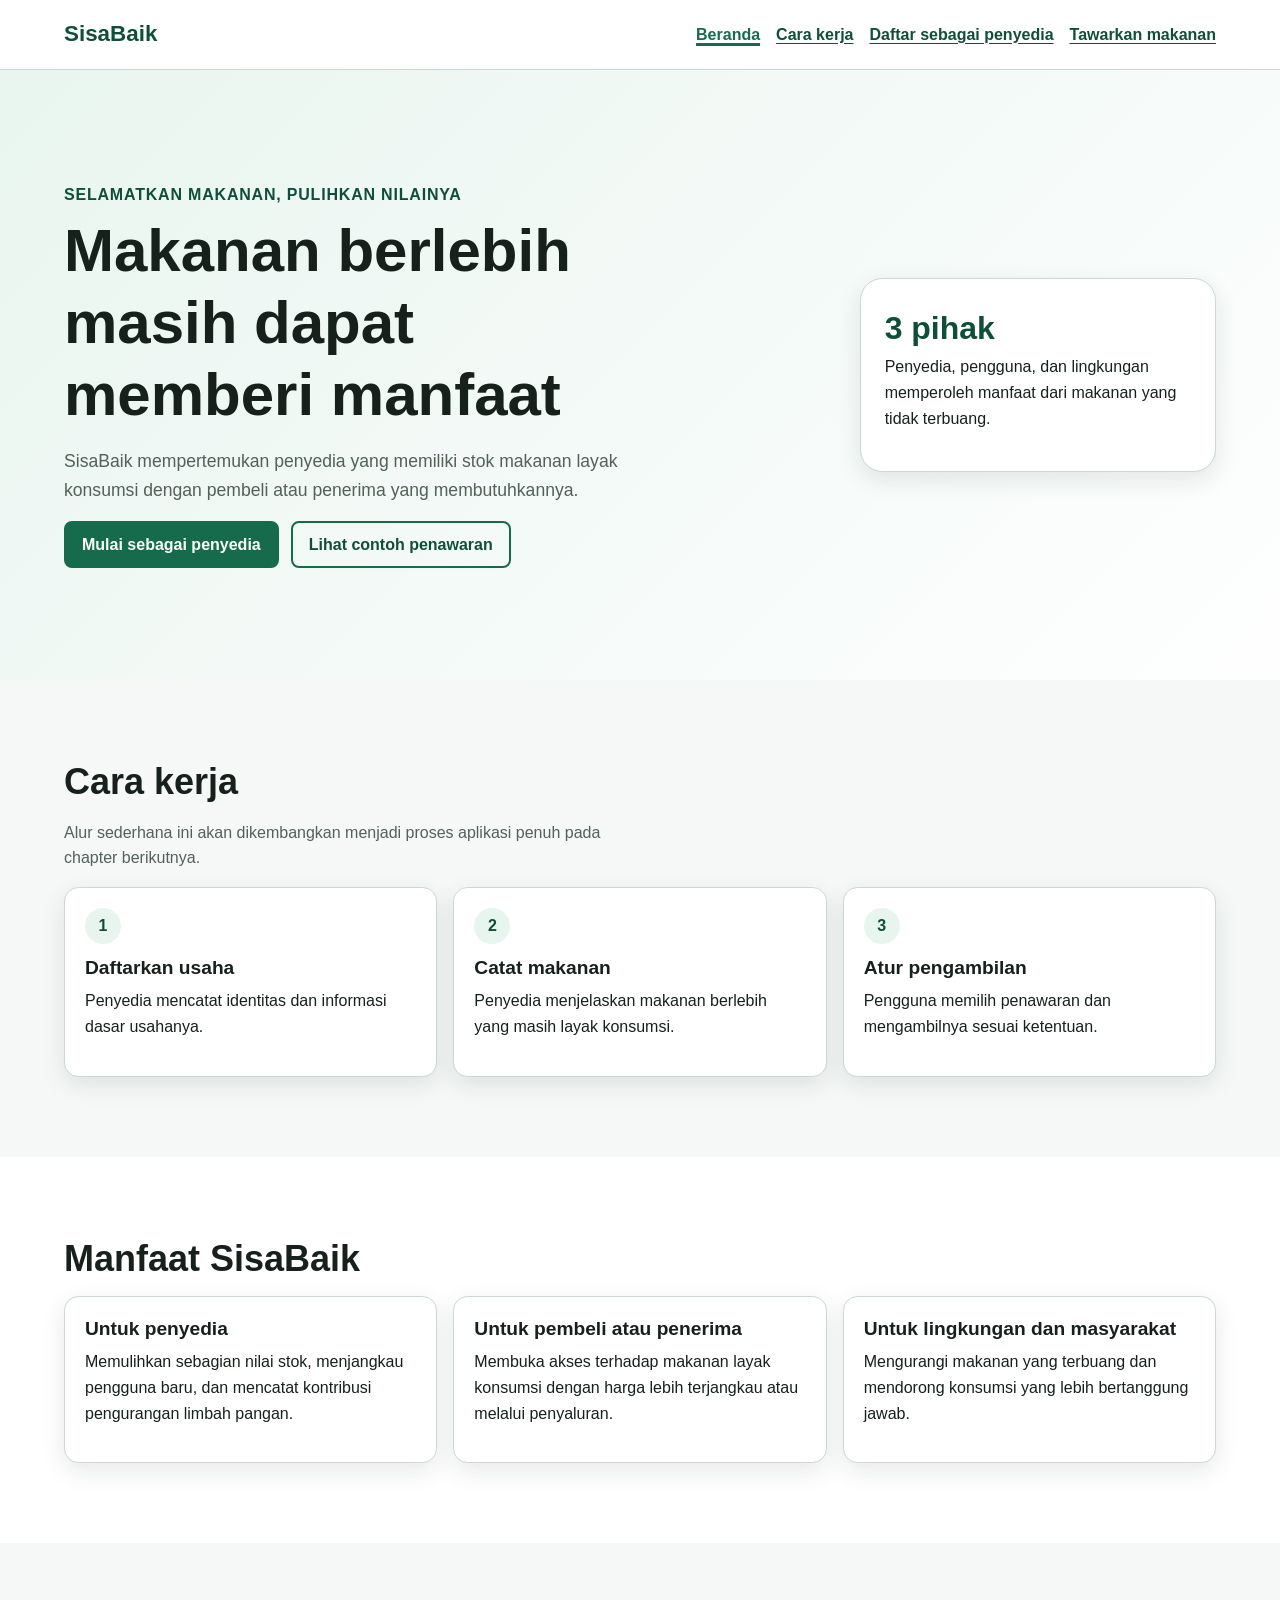
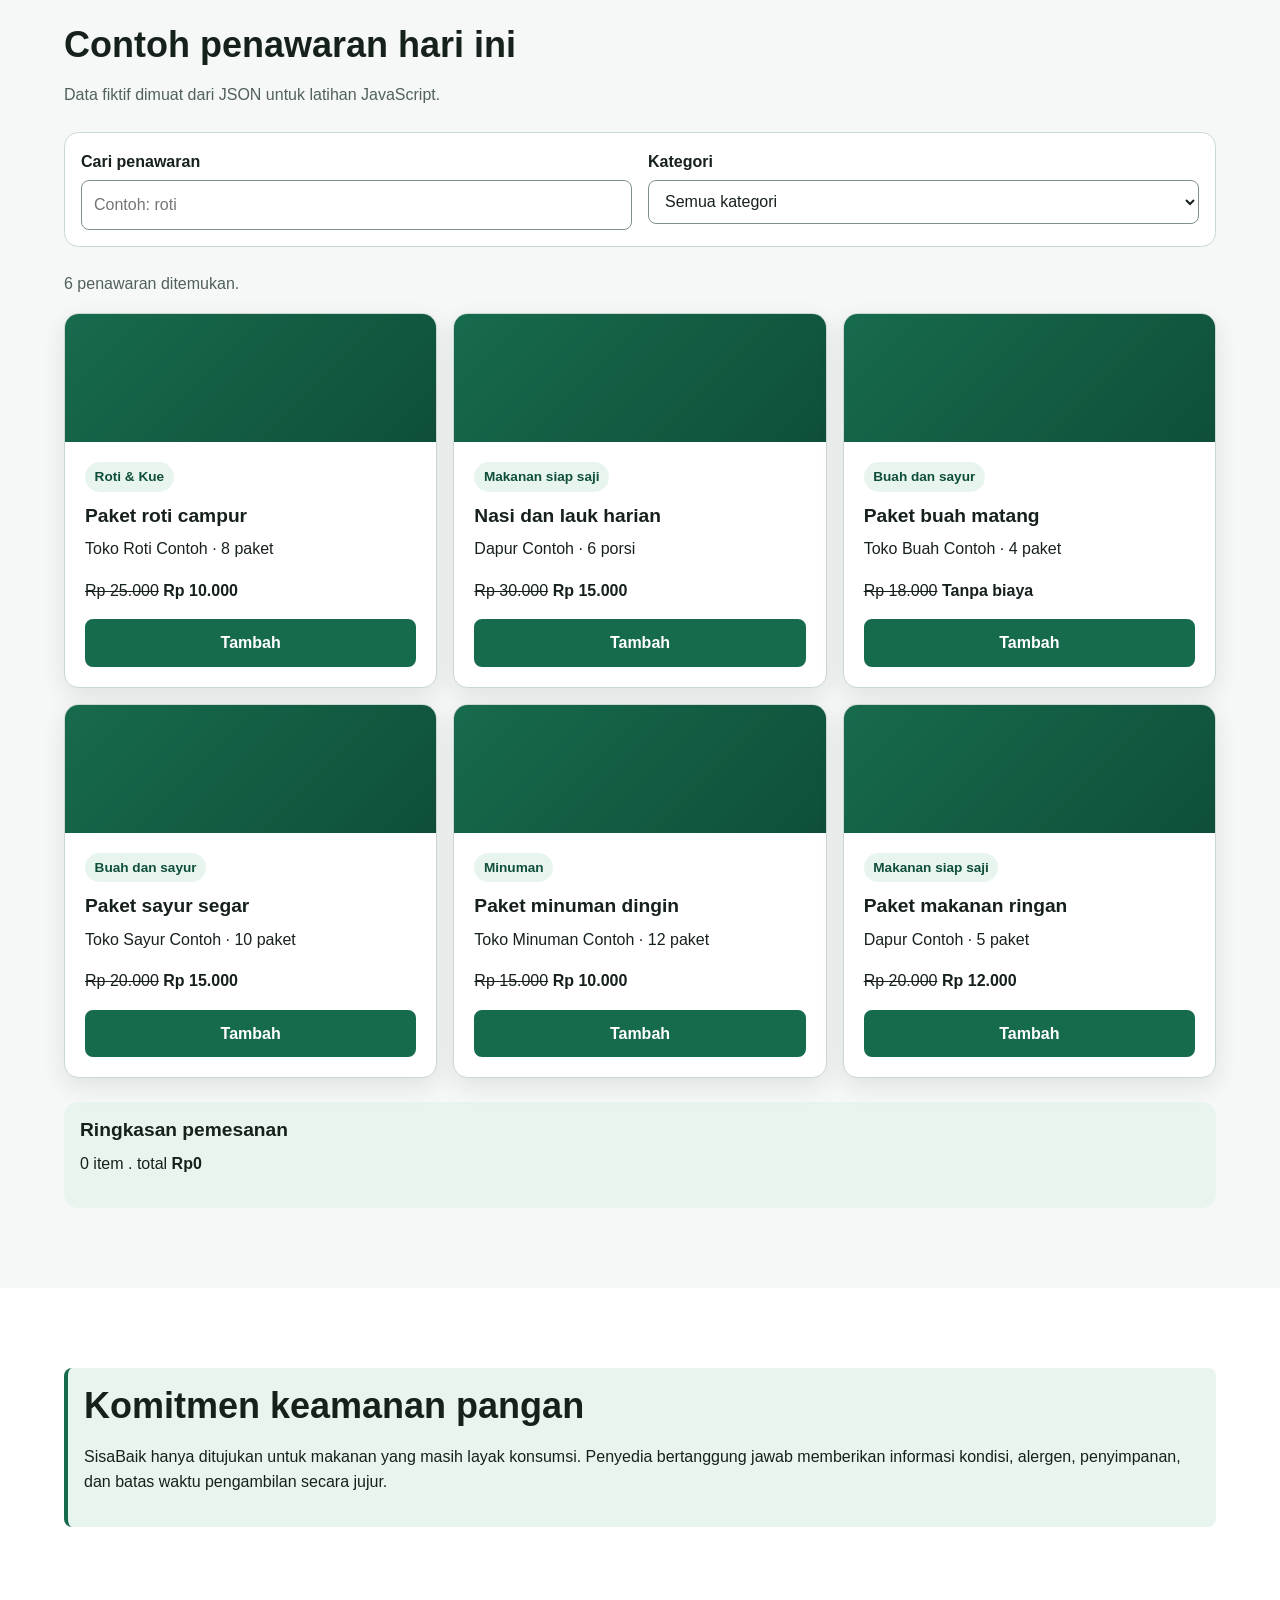
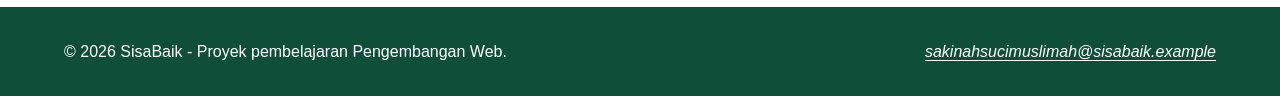
<file: index.html>
<!doctype html>
<html lang="id">
  <head>
    <meta charset="utf-8">
    <meta name="viewport" content="width=device-width, initial-scale=1">
    <meta name="description" content="SisaBaik membantu penyedia menawarkan makanan berlebih agar tetap bernilai, terjangkau, dan tidak terbuang.">
    <title>Beranda | SisaBaik</title>
    <link rel="stylesheet" href="styles.css">
    <script src="app.js" defer></script>
  </head>
  <body>
  <a class="skip-link" href="#konten-utama">Lewati ke konten utama</a>

    <header class="site-header">
        <div class="container header-layout">
            <p class="brand">SisaBaik</p>
            <nav aria-label="Navigasi utama">
             <ul class="nav-list">
                <li><a href="index.html" aria-current="page">Beranda</a></li>
                <li><a href="#cara-kerja">Cara kerja</a></li>
                <li><a href="daftar-penyedia.html">Daftar sebagai penyedia</a></li>
                <li><a href="tawarkan-makanan.html">Tawarkan makanan</a></li>
                </ul>
               </nav>
             </div>
            </header>

    <main id="konten-utama" tabindex="-1">
     <section class="hero" aria-labelledby="judul-utama">
      <div class="container hero-layout">
       <div>
        <p class="eyebrow">Selamatkan makanan, pulihkan nilainya</p>
        <h1 id="judul-utama">Makanan berlebih masih dapat memberi manfaat</h1>
        <p class="lead">SisaBaik mempertemukan penyedia yang memiliki stok makanan layak konsumsi dengan pembeli atau penerima yang membutuhkannya.</p>
        <div class="button-group">
        <a class="button" href="daftar-penyedia.html">Mulai sebagai penyedia</a>
        <a class="button button-secondary" href="#penawaran-contoh">Lihat contoh penawaran</a>
        </div>
    </div>
    <aside class="hero-panel" aria-label="Ringkasan manfaat SisaBaik">
     <strong>3 pihak</strong>
     <p>Penyedia, pengguna, dan lingkungan memperoleh manfaat dari makanan yang tidak terbuang.</p>
    </aside>
   </div>
  </section>

  <section class="section" id="cara-kerja" aria-labelledby="judul-cara-kerja">
    <div class="container">
        <h2 id="judul-cara-kerja">Cara kerja</h2>
        <p class="section-intro">Alur sederhana ini akan dikembangkan menjadi proses aplikasi penuh pada chapter berikutnya.</p>
        <div class="steps-grid">
         <article class="card">
            <span class="step-number" aria-hidden="true">1</span>
            <h3>Daftarkan usaha</h3>
            <p>Penyedia mencatat identitas dan informasi dasar usahanya.</p>
        </article>
          <article class="card">
            <span class="step-number" aria-hidden="true">2</span>
            <h3>Catat makanan</h3>
            <p>Penyedia menjelaskan makanan berlebih yang masih layak konsumsi.</p>
          </article>
          <article class="card">
            <span class="step-number" aria-hidden="true">3</span>
            <h3>Atur pengambilan</h3>
            <p>Pengguna memilih penawaran dan mengambilnya sesuai ketentuan.</p>
           </article>
          </div>
         </div>
        </section>

        <section class="section section-alt" aria-labelledby="judul-manfaat">
          <div class="container">
          <h2 id="judul-manfaat">Manfaat SisaBaik</h2>
            <div class="benefit-grid">
            <article class="card">
              <h3>Untuk penyedia</h3>
              <p>Memulihkan sebagian nilai stok, menjangkau pengguna baru, dan mencatat kontribusi pengurangan limbah pangan.</p>
            </article>
            <article class="card">
              <h3>Untuk pembeli atau penerima</h3>
              <p>Membuka akses terhadap makanan layak konsumsi dengan harga lebih terjangkau atau melalui penyaluran.</p>
            </article>
            <article class="card">
              <h3>Untuk lingkungan dan masyarakat</h3>
              <p>Mengurangi makanan yang terbuang dan mendorong konsumsi yang lebih bertanggung jawab.</p>
           </article>
          </div>
        </div>
      </section>

      <section class="section" id="penawaran-contoh" aria-labelledby="judul-penawaran">
       <div class="container">
        <h2 id="judul-penawaran">Contoh penawaran hari ini</h2>
        <p class="section-intro">Data fiktif dimuat dari JSON untuk latihan JavaScript.</p>
        <form class="filter-panel" id="filter-form" role="search">
          <p>
            <label for="kata-kunci">Cari penawaran</label><br>
            <input id="kata-kunci" name="kata_kunci" type="search" placeholder="Contoh: roti">
          </p>
          <p>
            <label for="filter-kategori">Kategori</label><br>
            <select id="filter-kategori" name="kategori">
              <option value="semua">Semua kategori</option>
              <option value="makanan-siap-saji">Makanan siap saji</option>
              <option value="roti-kue">Roti dan kue</option>
              <option value="buah-sayur">Buah dan sayur</option>
              <option value="minuman">Minuman</option>
            </select>
          </p>

          </form>
          <p id="status-katalog" class="status-message" role="status" aria-live="polite">Memuat penawaran...</p>
          <div class="offer-grid" id="daftar-penawaran"></div>
          <aside class="cart-summary" aria-labelledby="judul-ringkasan">
            <h3 id="judul-ringkasan">Ringkasan pemesanan</h3>
            <p><span id="jumlah-item">0</span> item . total <strong id="total-pesanan">Rp0</strong></p>
          </aside>
        </div>
      </div>
    </section>

    <section class="section section-alt" aria-labelledby="judul-keamanan">
      <div class="container">
        <div class="notice">
          <h2 id="judul-keamanan">Komitmen keamanan pangan</h2>
          <p>SisaBaik hanya ditujukan untuk makanan yang masih layak konsumsi. Penyedia bertanggung jawab memberikan informasi kondisi, alergen, penyimpanan, dan batas waktu pengambilan secara jujur.</p>
         </div>
        </div>
       </section>
      </main>

      <footer class="site-footer">
       <div class="container footer-layout">
         <p>&copy; 2026 SisaBaik - Proyek pembelajaran Pengembangan Web.</p>
         <address><a href="mailto:sakinahsucimuslimah@sisabaik.example">sakinahsucimuslimah@sisabaik.example</a></address>
       </div>
      </footer>
    </body>
</html>
</file>
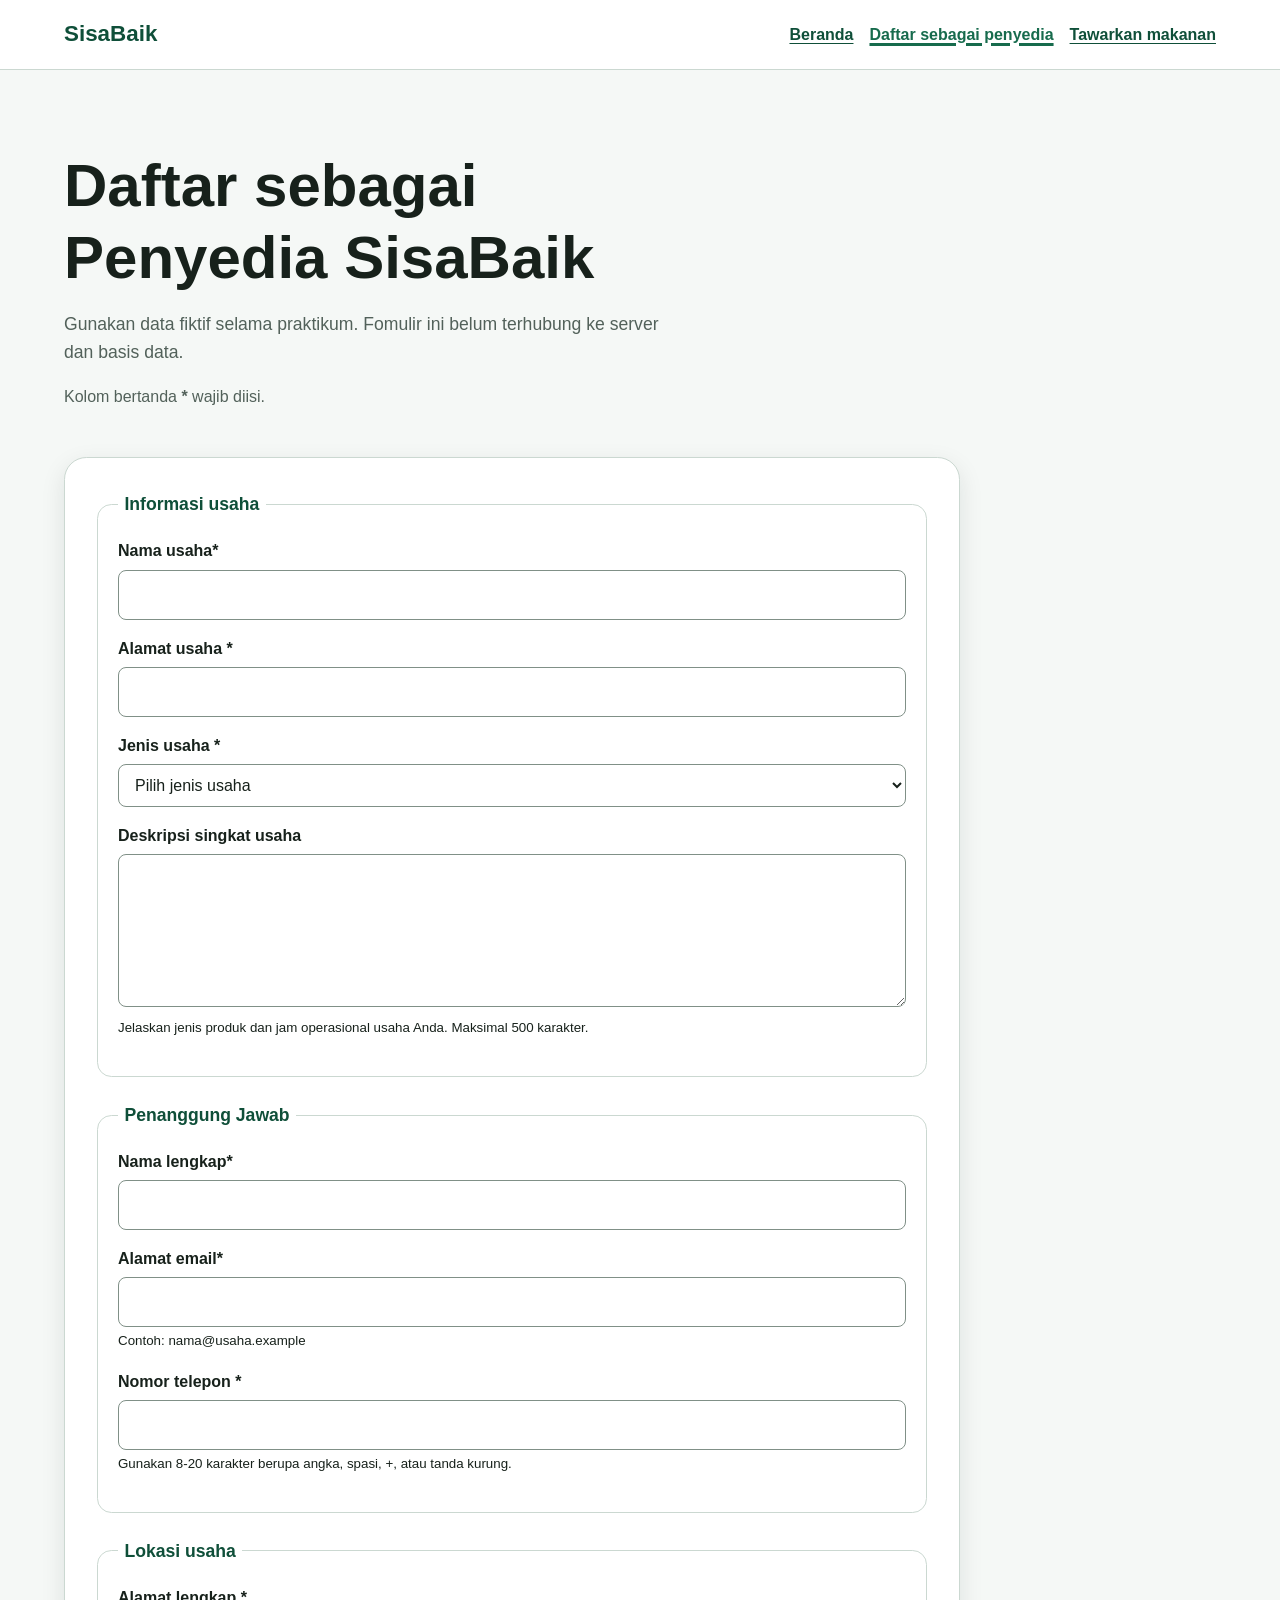
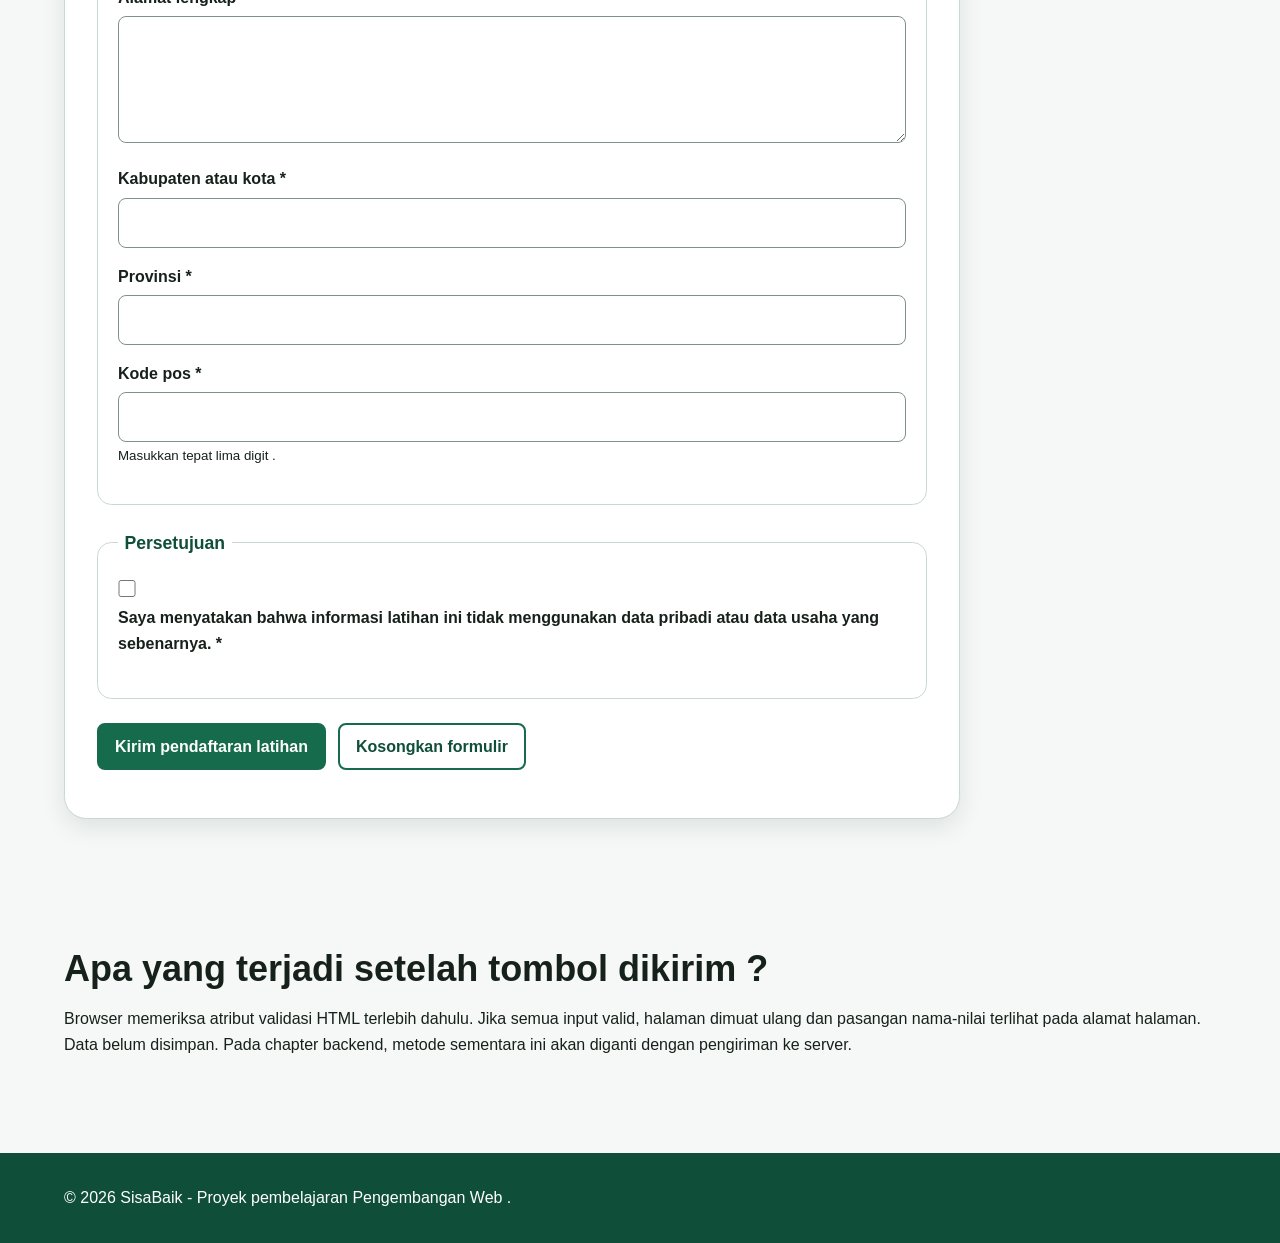
<file: daftar-penyedia.html>
<!DOCTYPE html>
<html lang="id">
    <head>
        <meta charset="utf-8">
        <meta name = "viewport" content = "width=device-width, initial-scale=1.0">
        <meta 
        name = "description" 
        content = "Fomulir prototipe untuk mendaftarkan usaha sebagai penyedia makanan di SisaBaik."
        >
        <title>Daftar Penyedia | SisaBaik</title>
        <link rel = "stylesheet" href = "styles.css">     
        <script src="app.js" defer></script> 
    </head>
    <body>
        <a class = "skip-link" href = "#konten-utama">Lewati ke konten utama</a>

        <header class = "site-header">
            <div class = "container header-layout">
                <p class = "brand">SisaBaik</p>
                <nav aria-label = "Navigasi utama">
                    <ul class = "nav-list">
                        <li><a href = "index.html">Beranda</a></li>
                        <li>
                            <a href = "daftar-penyedia.html" aria-current = "page"> 
                                Daftar sebagai penyedia</a></li>
                        <li>
                            <a href = "tawarkan-makanan.html">Tawarkan makanan</a></li>
                    </ul>
                </nav>
            </div>
        </header>

        <main class="container" id="konten-utama" tabindex="-1">
           <div class="page-heading">
            <h1>Daftar sebagai Penyedia SisaBaik</h1>
            <p class="lead">
                Gunakan data fiktif selama praktikum. Fomulir ini belum terhubung ke 
                server dan basis data.
            </p>
            <p class="required-note" id="petunjuk-wajib">Kolom bertanda <strong>*</strong> wajib diisi.</p>
           </div>
           
           <form
            class="form-card"
            action="daftar-penyedia.html"
            method="get"
            aria-labelledby="petunjuk-wajib"
           >        
           <fieldset class="form-section">
            <legend>Informasi usaha</legend>

            <p> 
            <label for="nama-usaha">Nama usaha*</label>
            <input 
             type="text" 
             id="nama-usaha" 
             name="nama-usaha" 
             autocomplete="organization"
             minlength="3"
             maxlength="100"
             required
             >
             </p>

            <p>
            <label for="alamat-usaha">Alamat usaha <strong>*</strong></label>
            <input 
             type="text" 
             id="alamat-usaha" 
             name="alamat-usaha" 
             required
            >
            </p>

            <label for="jenis-usaha">Jenis usaha *</label> <br>
            <select id="jenis-usaha" name="jenis-usaha" required>
                <option value="">Pilih jenis usaha</option>
                <option value="restoran">Restoran</option>
                <option value="toko-roti">Toko roti</option>
                <option value="katering">Katering</option>
                <option value="ritel">Toko ritel</option>
                <option value="hotel">Hotel atau penginapan</option>
                <option value="lainnya">Lainnya</option>
            </select>
           <p>

           <p>
            <label for="deskripsi-usaha">Deskripsi singkat usaha</label><br>
            <textarea 
             id="deskripsi-usaha" 
             name="deskripsi_usaha" 
             rows="5"
             maxlength="500"
             aria-describedby="bantuan-deskripsi" 
             ></textarea>
             <small id="bantuan-deskripsi">
                Jelaskan jenis produk dan jam operasional usaha Anda. Maksimal 500 karakter.
               </small>
              </p>
            </fieldset>
            
            <fieldset class="form-section">
             <legend>Penanggung Jawab</legend>

             <p>
              <label for="nama-penanggung-jawab">Nama lengkap*</label><br>
              <input 
               type="text" 
               id="nama-penanggung-jawab" 
               name="nama-penanggung-jawab" 
               autocomplete="name"
               minlength="3"
               maxlength="100"
               required
              >
             </p>

             <p>
                <label for="email">Alamat email*</label><br>
                <input    
                type="email"    
                id="email"
                name="email"
                autocomplete="email"
                maxlength="254"
                aria-describedby="bantuan-email"
                required
                ><br>
                <small id="bantuan-email">Contoh: nama@usaha.example</small>
             </p>

             <p>
                <label for="telepon">Nomor telepon *</label><br>
                <input
                type="tel"
                id="telepon"
                name="telepon"
                autocomplete="tel"
                inputmode="tel"
                pattern="[0-9+()]{8,20}"
                aria-describedby="bantuan-telepon"
                required
                ><br>
                <small id="bantuan-telepon">
                Gunakan 8-20 karakter berupa angka, spasi, +, atau tanda kurung.
            </small>
        </p>
    </fieldset>

<fieldset class="form-section">
    <legend>Lokasi usaha</legend>

    <p>
        <label for="alamat">Alamat lengkap *</label><br>
        <textarea
        id="alamat"
        name="alamat"
        rows="4"
        autocomplete="street-address"
        minlength="10"
        maxlength="250"
        required
        ></textarea>
    </p>    
            
    <p>
        <label for="kota">Kabupaten atau kota *</label><br>
        <input
        type="text"
        id="kota"
        name="kota"
        autocomplete="address-level2"
        maxlength="100"
        required
        >
    </p>        
    
    <p>
        <label for="provinsi">Provinsi *</label><br>
        <input
        type="text"
        id="provinsi"
        name="provinsi"
        autocomplete="address-level1"
        maxlength="100"
        required
        >
    </p>

    <p>
        <label for="kode-pos">Kode pos *</label><br>
        <input
        type="text"
        id="kode-pos"
        name="kode_pos"
        autocomplete="postal-code"
        inputmode="numeric"
        pattern="[0-9]{5}"
        aria-describedby="bantuan-kode-pos"
        required
        ><br>
        <small id="bantuan-kode-pos">Masukkan tepat lima digit .</small>
    </p>
 </fieldset>

 <fieldset class="form-section">
    <legend>Persetujuan</legend>
    <p>
    <input
    type="checkbox"
    id="persetujuan"
    name="persetujuan"
    value="setuju"
    required
    >
    <label for="persetujuan">
    Saya menyatakan bahwa informasi latihan ini tidak menggunakan
    data pribadi atau data usaha yang sebenarnya. *
    </label>
   </p>
  </fieldset>

<p class="form-actions">
 <button class="button" type="submit">Kirim pendaftaran latihan</button>
 <button class="button button-secondary" type="reset">Kosongkan formulir</button>
 </p>
</form>

<section class="section" aria-labelledby="catatan-prototipe">
    <h2 id="catatan-prototipe">Apa yang terjadi setelah tombol dikirim ?</h2>
    <p>
    Browser memeriksa atribut validasi HTML terlebih dahulu. Jika semua
    input valid, halaman dimuat ulang dan pasangan nama-nilai terlihat
    pada alamat halaman. Data belum disimpan. Pada chapter backend,
    metode sementara ini akan diganti dengan pengiriman ke server.
    </p>
   </section>
  </main>

  <footer class="site-footer">
   <div class="container footer-layout">
    <p>&copy; 2026 SisaBaik - Proyek pembelajaran Pengembangan Web .</p>
   </div>
  </footer>
 </body>
</html>
</file>
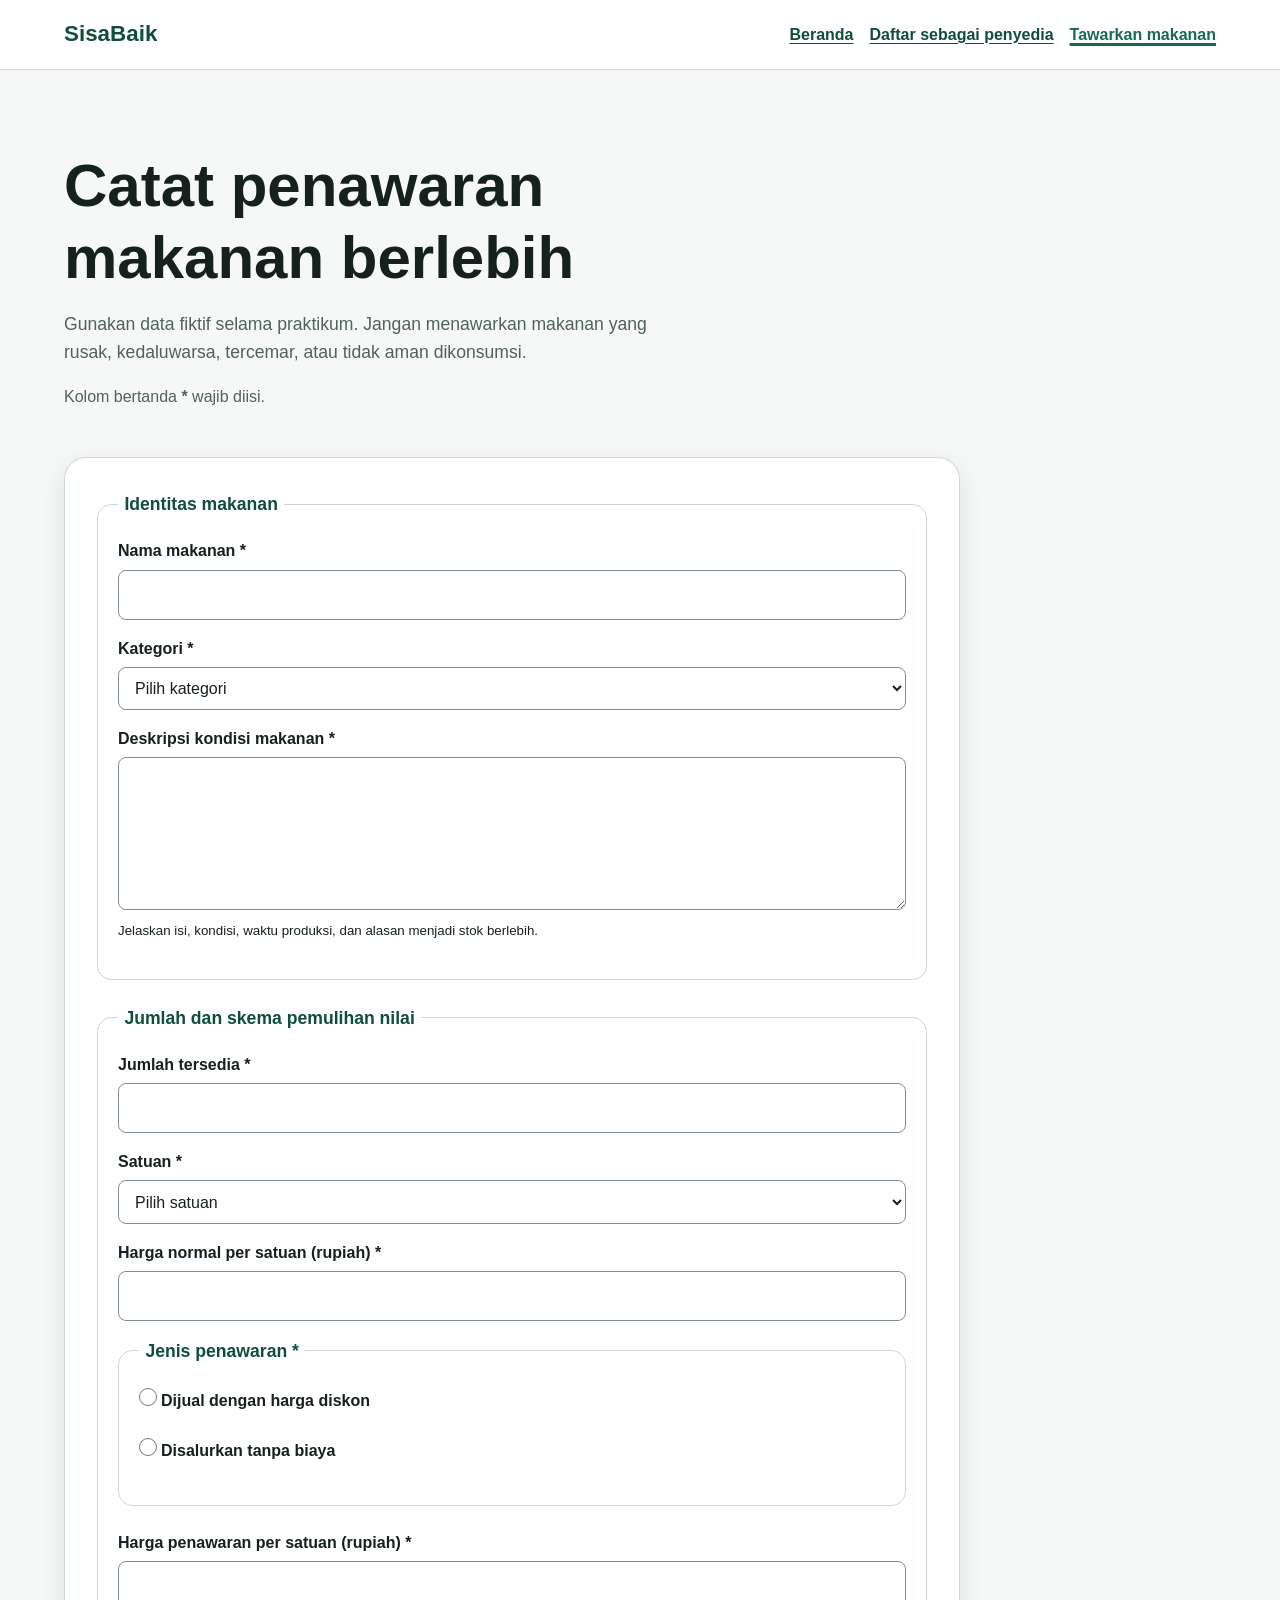
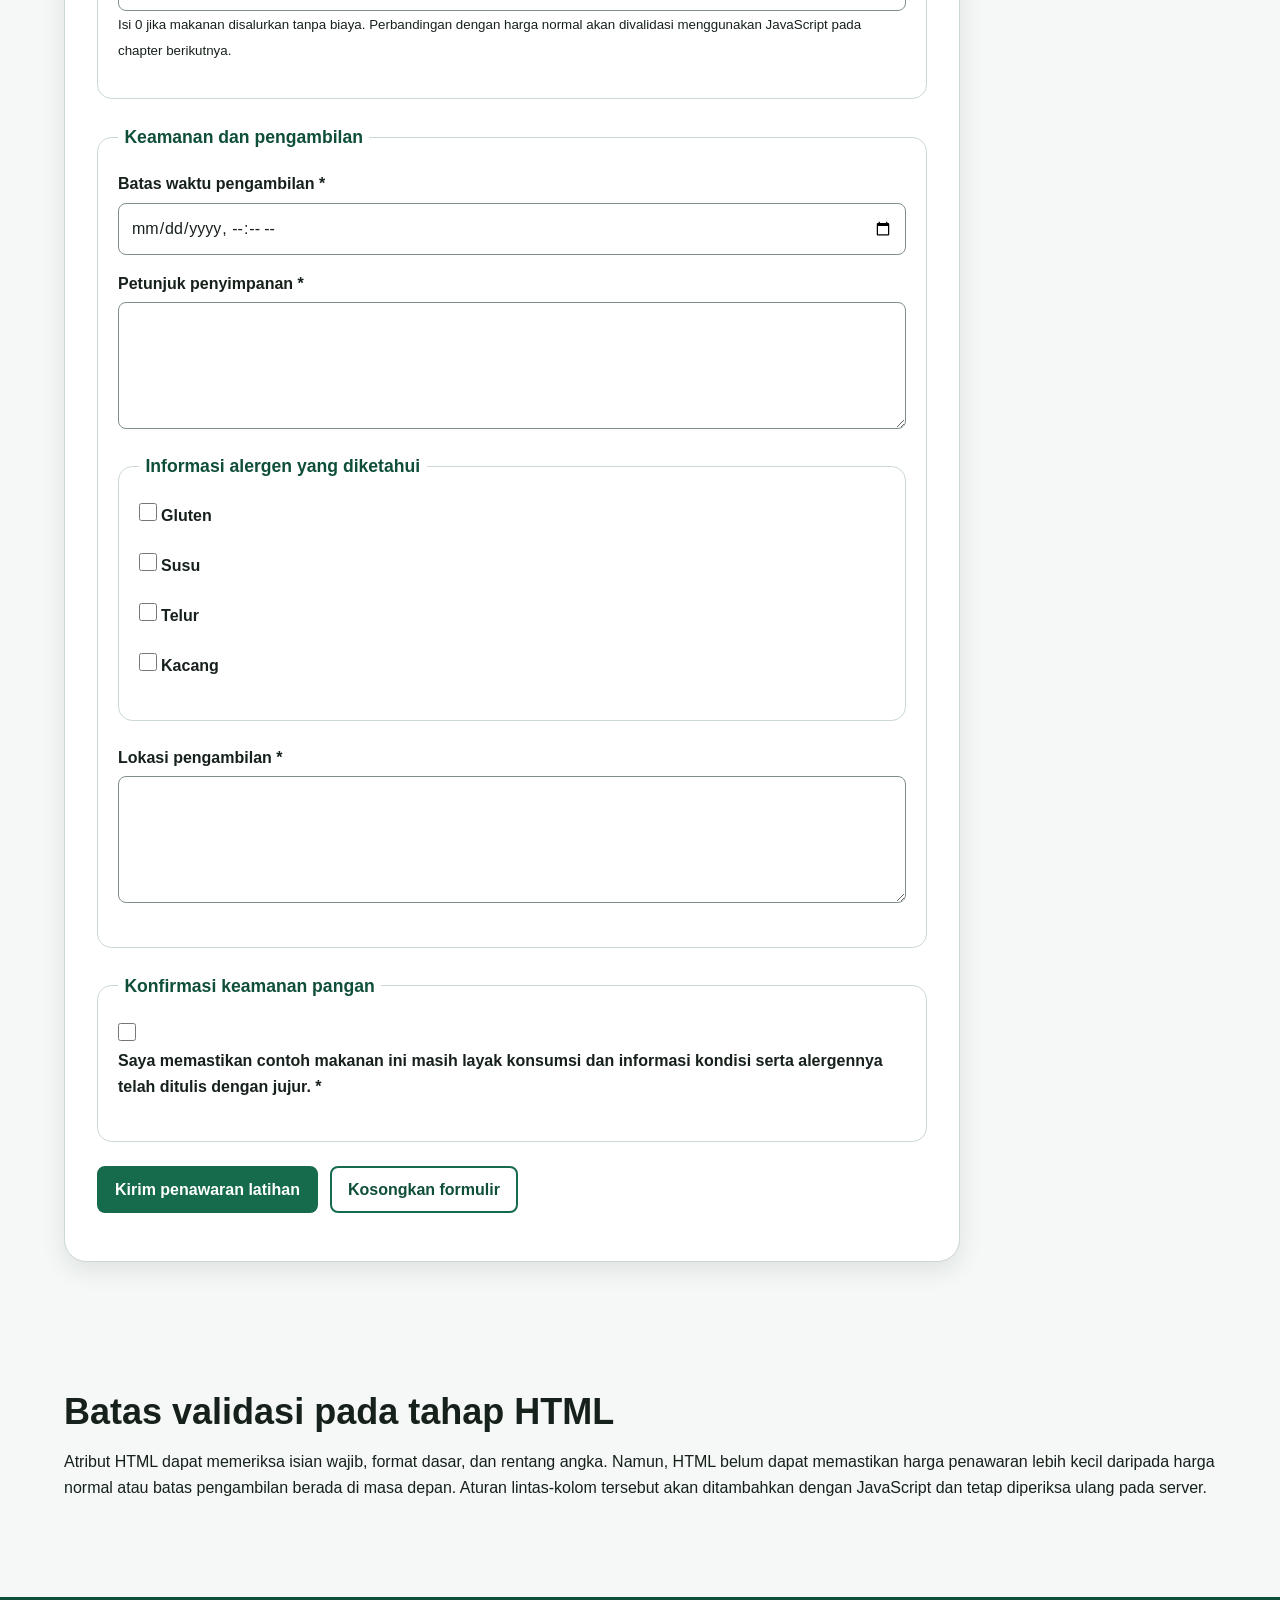
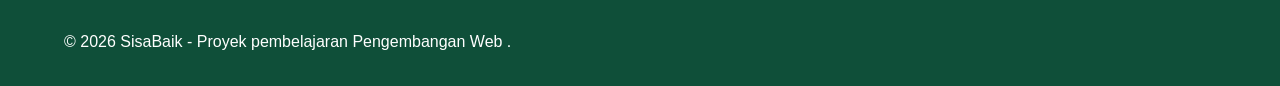
<file: tawarkan-makanan.html>
<!doctype html>
<html lang="id">
    <head>
     <meta charset="utf-8">
     <meta name="viewport" content="width=device-width, initial-scale=1">
     <meta
      name="description"
      content="Formulir prototipe untuk mencatat makanan berlebih yang akan ditawarkan melalui SisaBaik."
      >
    <title>Tawarkan Makanan | SisaBaik</title>
    <link rel="stylesheet" href="styles.css">
    <script src="app.js" defer></script> 
   </head>
   <body>
    <a class="skip-link" href="#konten-utama">Lewati ke konten utama</a>

    <header class="site-header">
     <div class="container header-layout">
      <p class="brand">SisaBaik</p>
      <nav aria-label="Navigasi utama">
      <ul class="nav-list">
        <li><a href="index.html">Beranda</a></li>
        <li><a href="daftar-penyedia.html">Daftar sebagai penyedia</a></li>
        <li>
          <a href="tawarkan-makanan.html" aria-current="page">
          Tawarkan makanan
         </a>
        </li>
       </ul>
      </nav>
     </div>
    </header>

<main class="container" id="konten-utama" tabindex="-1">
 <div class="page-heading">
  <h1>Catat penawaran makanan berlebih</h1>
  <p class="lead">
  Gunakan data fiktif selama praktikum. Jangan menawarkan makanan yang
  rusak, kedaluwarsa, tercemar, atau tidak aman dikonsumsi.
 </p>
 <p class="required-note" id="petunjuk-wajib">Kolom bertanda <strong>*</strong> wajib diisi.</p>
 </div>

 <form
  class="form-card"
  id="form-penawaran"
  action="tawarkan-makanan.html"
  method="get"
  aria-describedby="petunjuk-wajib"
 >
 <fieldset class="form-section">
  <legend>Identitas makanan</legend>

    <p>
        <label for="nama-makanan">Nama makanan *</label><br>
        <input
        type="text"
        id="nama-makanan"
        name="nama_makanan"
        minlength="3"
        maxlength="120"
        required
        >
      </p>

      <p>
        <label for="kategori">Kategori *</label><br>
        <select id="kategori" name="kategori" required>
        <option value="">Pilih kategori</option>
        <option value="makanan-siap-saji">Makanan siap saji</option>
        <option value="roti-kue">Roti atau kue</option>
        <option value="buah-sayur">Buah atau sayur</option>
        <option value="minuman">Minuman</option>
        <option value="bahan-pangan">Bahan pangan</option>
        <option value="lainnya">Lainnya</option>
      </select>
     </p>

     <p>
        <label for="deskripsi-makanan">Deskripsi kondisi makanan *</label><br>
        <textarea
        id="deskripsi-makanan"
        name="deskripsi_makanan"
        rows="5"
        minlength="20"
        maxlength="600"
        aria-describedby="bantuan-deskripsi-makanan"
        required
       ></textarea><br>
        <small id="bantuan-deskripsi-makanan">
        Jelaskan isi, kondisi, waktu produksi, dan alasan menjadi stok berlebih.
      </small>
     </p>
    </fieldset>

    <fieldset class="form-section">
        <legend>Jumlah dan skema pemulihan nilai</legend>

    <p>
        <label for="jumlah">Jumlah tersedia *</label><br>
        <input
        type="number"
        id="jumlah"
        name="jumlah"
        min="1"
        max="1000"
        step="1"
        required
       >
     </p>

    <p>
        <label for="satuan">Satuan *</label><br>
        <select id="satuan" name="satuan" required>
        <option value="">Pilih satuan</option>
        <option value="porsi">Porsi</option>
        <option value="paket">Paket</option>
        <option value="buah">Buah</option>
        <option value="kilogram">Kilogram</option>
        <option value="liter">Liter</option>
        </select>
    </p>

    <p>
        <label for="harga-normal">Harga normal per satuan (rupiah) *</label><br>
        <input
        type="number"
        id="harga-normal"
        name="harga_normal"
        min="0"
        max="10000000"
        step="500"
        required
        >
      </p>

    <fieldset class="form-section">
     <legend>Jenis penawaran *</legend>
     <p>
      <input
        type="radio"
        id="jenis-diskon"
        name="jenis_penawaran"
        value="diskon"
        required
        >

        <label for="jenis-diskon">Dijual dengan harga diskon</label>
       </p>
       <p>
        <input
        type="radio"
        id="jenis-donasi"
        name="jenis_penawaran"
        value="donasi"
        >
        <label for="jenis-donasi">Disalurkan tanpa biaya</label>
        </p>
        </fieldset>

        <p>
        <label for="harga-pemulihan">Harga penawaran per satuan (rupiah) *</label><br>
        <input
        type="number"
        id="harga-pemulihan"
        name="harga_penawaran"
        min="0"
        max="10000000"
        step="500"
        aria-describedby="bantuan-harga"
        required
        ><br>
        <small id="bantuan-harga">
        Isi 0 jika makanan disalurkan tanpa biaya. Perbandingan dengan
        harga normal akan divalidasi menggunakan JavaScript pada chapter berikutnya.
       </small>
     </p>
    </fieldset>

    <fieldset class="form-section">
      <legend>Keamanan dan pengambilan</legend>

      <p>
        <label for="batas-pengambilan">Batas waktu pengambilan *</label><br>
        <input
        type="datetime-local"
        id="batas-pengambilan"
        name="batas_pengambilan"
        required
        >
    </p>

    <p>
        <label for="petunjuk-penyimpanan">Petunjuk penyimpanan *</label><br>
        <textarea
        id="petunjuk-penyimpanan"
        name="petunjuk_penyimpanan"
        rows="4"
        minlength="10"
        maxlength="300"
        required
        ></textarea>
    </p>

    <fieldset class="form-section">
      <legend>Informasi alergen yang diketahui</legend>
      <p>
        <input type="checkbox" id="alergen-gluten" name="alergen" value="gluten">
        <label for="alergen-gluten">Gluten</label>
      </p>
      <p>
        <input type="checkbox" id="alergen-susu" name="alergen" value="susu">
        <label for="alergen-susu">Susu</label>
      </p>
      <p>
        <input type="checkbox" id="alergen-telur" name="alergen" value="telur">
        <label for="alergen-telur">Telur</label>
      </p>
      <p>
       <input type="checkbox" id="alergen-kacang" name="alergen" value="kacang">
       <label for="alergen-kacang">Kacang</label>
      </p>
     </fieldset>

    <p>
        <label for="lokasi-pengambilan">Lokasi pengambilan *</label><br>
        <textarea
        id="lokasi-pengambilan"
        name="lokasi_pengambilan"
        rows="4"
        autocomplete="street-address"
        minlength="10"
        maxlength="250"
        required
        ></textarea>
    </p>
   </fieldset>

   <fieldset class="form-section">
    <legend>Konfirmasi keamanan pangan</legend>
    <p>
    <input
        type="checkbox"
        id="konfirmasi-keamanan"
        name="konfirmasi_keamanan"
        value="terkonfirmasi"
        required
    >
        <label for="konfirmasi-keamanan">
        Saya memastikan contoh makanan ini masih layak konsumsi dan
        informasi kondisi serta alergennya telah ditulis dengan jujur. *
       </label>
      </p>
     </fieldset>
     <p class="form-actions">
        <button class="button" type="submit">Kirim penawaran latihan</button>
        <button class="button button-secondary" type="reset">Kosongkan formulir</button>
      </p>
     </form>

     <section class="section" aria-labelledby="batas-validasi-html">
     <h2 id="batas-validasi-html">Batas validasi pada tahap HTML</h2>
     <p>
     Atribut HTML dapat memeriksa isian wajib, format dasar, dan rentang
     angka. Namun, HTML belum dapat memastikan harga penawaran lebih kecil
     daripada harga normal atau batas pengambilan berada di masa depan.
     Aturan lintas-kolom tersebut akan ditambahkan dengan JavaScript dan
     tetap diperiksa ulang pada server.
    </p>
   </section>
  </main>

    <footer class="site-footer">
     <div class="container footer-layout">
      <p>&copy; 2026 SisaBaik - Proyek pembelajaran Pengembangan Web .</p>
      </div>
     </footer>
    </body>
   </html>
</file>
<file: styles.css>
:root {
    --color-primary: #176b4d;
    --color-primary-dark: #0f4f39;
    --color-primary-soft: #e8f5ef;
    --color-accent: #f2b84b;
    --color-text: #17211b;
    --color-muted: #52615a;
    --color-surface: #ffffff;
    --color-background: #f5f8f6;
    --color-border: #cbd8d1;
    --color-danger: #a52a2a;
    --shadow-card: 0 0.5rem 1.5rem rgb(23 33 27 / 10%);
    --radius-small: 0.5rem;
    --radius-medium: 0.9rem;
    --radius-large: 1.4rem;
    --content-width: 72rem;
}

*,
*::before,
*::after {
 box-sizing: border-box;
}

html {
  scroll-behavior: smooth;
}

body {
  margin: 0;
  background: var(--color-background);
  color: var(--color-text);
  font-family: Arial, Helvetica, sans-serif;
  font-size: 1rem;
  line-height: 1.6;
}

h1,
h2,
h3,
p {
  margin-block-start: 0;
}

h1,
h2,
h3 {
  line-height: 1.2;
}

h1 {
   max-width: 18ch;
   margin-block-end: 1rem;
   font-size: clamp(2rem, 7vw, 3.75rem);
}
h2 {
   margin-block-end: 1rem;
   font-size: clamp(1.5rem, 4vw, 2.25rem);
}

h3 {
  margin-block-end: 0.6rem;
  font-size: 1.2rem;
}

a {
  color: var(--color-primary-dark);
  text-underline-offset: 0.2em;
}

a:hover {
    text-decoration-thickness: 0.18em;
}

:focus-visible {
  outline: 0.2rem solid var(--color-accent);
  outline-offset: 0.2rem;
}

.skip-link {
  position: absolute;
  inset-block-start: 0.5rem;
  inset-inline-start: 0.5rem;
  z-index: 100;
  padding: 0.7rem 1rem;
  border-radius: var(--radius-small);
  background: var(--color-text);
  color: var(--color-surface);
  transform: translateY(-180%);
}

.skip-link:focus {
  transform: translateY(0);
}

.container {
  width: min(100% - 2rem, var(--content-width));
  margin-inline: auto;
}  

.site-header {
  background: var(--color-surface);
  border-block-end: 0.0625rem solid var(--color-border);
}

.header-layout {
  display: flex;
  flex-direction: column;
  gap: 0.75rem;
  padding-block: 1rem;
}

.brand {
  margin: 0;
  color: var(--color-primary-dark);
  font-size: 1.4rem;
  font-weight: 700;
}

.nav-list {
  display: flex;
  flex-wrap: wrap;
  gap: 0.5rem 1rem;
  margin: 0;
  padding: 0;
  list-style: none;
}

.nav-list a {
  display: inline-block;
  padding-block: 0.35rem;
  font-weight: 700;
}

.nav-list a[aria-current="page"] {
  color: var(--color-primary);
  text-decoration-thickness: 0.2em;
}

.hero {
  padding-block: clamp(3rem, 10vw, 7rem);
  background: linear-gradient(135deg, rgb(232 245 239 / 95%), rgb(255 255 255 / 92%));
}

.hero-layout {
  display: grid;
  gap: 2rem;
  align-items: center;
}

.eyebrow {
  margin-block-end: 0.5rem;
  color: var(--color-primary-dark);
  font-weight: 700;
  letter-spacing: 0.05em;
  text-transform: uppercase;
}

.lead {
  max-width: 62ch;
  color: var(--color-muted);
  font-size: 1.1rem;
}

.hero-panel {
  padding: 1.5rem;
  border: 0.0625rem solid var(--color-border);
  border-radius: var(--radius-large);
  background: var(--color-surface);
  box-shadow: var(--shadow-card);
}

.hero-panel strong {
  display: block;
  color: var(--color-primary-dark);
  font-size: 2rem;
}

.button-group,
.form-actions {
  display: flex;
  flex-wrap: wrap;
  gap: 0.75rem;
  align-items: center;
}

.button {
  display: inline-block;
  padding: 0.75rem 1rem;
  border: 0.125rem solid var(--color-primary);
  border-radius: var(--radius-small);
  background: var(--color-primary);
  color: var(--color-surface);
  font: inherit;
  font-weight: 700;
  line-height: 1.2;
  text-decoration: none;
  cursor: pointer;
}

.button:hover {
  background: var(--color-primary-dark);
  border-color: var(--color-primary-dark);
}

.button-secondary {
  background: transparent;
  color: var(--color-primary-dark);
}

.section {
padding-block: clamp(2.5rem, 7vw, 5rem);
}

.section-alt {
  background: var(--color-surface);
}

.section-intro {
  max-width: 65ch;
  color: var(--color-muted);
}

.steps-grid,
.benefit-grid,
.offer-grid {
  display: grid;
  grid-template-columns: 1fr;
  gap: 1rem;
}

.card {
  padding: 1.25rem;
  border: 0.0625rem solid var(--color-border);
  border-radius: var(--radius-medium);
  background: var(--color-surface);
  box-shadow: var(--shadow-card);
}

.step-number {
  display: inline-grid;
  width: 2.25rem;
  height: 2.25rem;
  margin-block-end: 0.75rem;
  place-items: center;
  border-radius: 50%;
  background: var(--color-primary-soft);
  color: var(--color-primary-dark);
  font-weight: 700;
}

.offer-card {
  display: flex;
  flex-direction: column;
  overflow: hidden;
  border: 0.0625rem solid var(--color-border);
  border-radius: var(--radius-medium);
  background: var(--color-surface);
  box-shadow: var(--shadow-card);
}

.offer-card_visual {
  min-height: 8rem;
  background: linear-gradient(135deg, var(--color-primary), var(--color-primary-dark));
}

.offer-card_content {
  display: flex;
  flex: 1;
  flex-direction: column;
  padding: 1.25rem;
}

.offer-card_meta {
  color: var(--color-muted);
} 

.offer-card_price {
  margin-block-start: auto;
  font-size: 1.15rem;
}

.badge {
  display: inline-block;
  width: fit-content;
  margin-block-end: 0.75rem;
  padding: 0.25rem 0.6rem;
  border-radius: 999px;
  background: var(--color-primary-soft);
  color: var(--color-primary-dark);
  font-size: 0.85rem;
  font-weight: 700;
}

.notice {
  padding: 1rem;
  border-inline-start: 0.3rem solid var(--color-primary);
  border-radius: var(--radius-small);
  background: var(--color-primary-soft);
}

.page-heading {
  padding-block: clamp(2.5rem, 7vw, 5rem) 2rem;
}

.form-card {
  max-width: 56rem;
  margin-block-end: 3rem;
  padding: clamp(1rem, 4vw, 2rem);
  border: 0.0625rem solid var(--color-border);
  border-radius: var(--radius-large);
  background: var(--color-surface);
  box-shadow: var(--shadow-card);
}

.form-section {
  margin: 0 0 1.5rem;
  padding: 1.25rem;
  border: 0.0625rem solid var(--color-border);
  border-radius: var(--radius-medium);
}
.form-section legend {
  padding-inline: 0.4rem;
  color: var(--color-primary-dark);
  font-size: 1.1rem;
  font-weight: 700;
}

label {
  display: inline-block;
  margin-block-end: 0.35rem;
  font-weight: 700;
}

input,
select,
textarea {
  width: 100%;
  padding: 0.7rem 0.75rem;
  border: 0.0625rem solid #809087;
  border-radius: var(--radius-small);
  background: var(--color-surface);
  color: var(--color-text);
  font: inherit;
}

textarea {
  resize: vertical;
}

input:focus,
select:focus,
textarea:focus {
  border-color: var(--color-primary-dark);
}

input[type="checkbox"],
input[type="radio"] {
  width: 1.1rem;
  height: 1.1rem;
  margin: 0.2rem 0 0;
  accent-color: var(--color-primary);
}

.required-note {
color: var(--color-muted);
}

.site-footer {
  padding-block: 2rem;
  background: var(--color-primary-dark);
  color: var(--color-surface);
}

.site-footer a {
color: var(--color-surface);
}

.footer-layout {
display: flex;
flex-direction: column;
gap: 0.5rem;
}

.footer-layout p,
.footer-layout address {
  margin: 0;
}

@media (min-width: 48rem) {
.header-layout {
  flex-direction: row;
  justify-content: space-between;
  align-items: center;
}

.hero-layout {
  grid-template-columns: minmax(0, 1.5fr) minmax(15rem, 0.7fr);
}
.steps-grid,
.benefit-grid {
  grid-template-columns: repeat(3, minmax(0, 1fr));
}

.offer-grid {
grid-template-columns: repeat(2, minmax(0, 1fr));
}

.footer-layout {
  flex-direction: row;
  justify-content: space-between;
  align-items: center;
  }
}

@media (min-width: 68rem) {
.offer-grid {
  grid-template-columns: repeat(3, minmax(0, 1fr));
  }
}

@media (prefers-reduced-motion: reduce) {
html {
  scroll-behavior: auto;
  }
}

.filter-panel { 
    display:grid; 
    gap:1rem; 
    margin-block:1.5rem; 
    padding:1rem; 
    border:0.0625rem solid var(--color-border); 
    border-radius:var(--radius-medium); 
    background:var(--color-surface); 
  }

.filter-panel p 
    {margin:0;
}

.status-message { 
    min-height:1.6em; 
    color:var(--color-muted);
}

.cart-summary { 
    margin-block-start:1.5rem; 
    padding: 1rem; 
    border-radius:var(--radius-medium); 
    background:var(--color-primary-soft); 
}

.error-message {
    color:var(--color-danger); 
    font-weight: 700;
}
@media (min-width:48rem) { 
  .filter-panel { grid-template-columns: repeat(2, minmax(0,1fr));
  }
}
</file>
